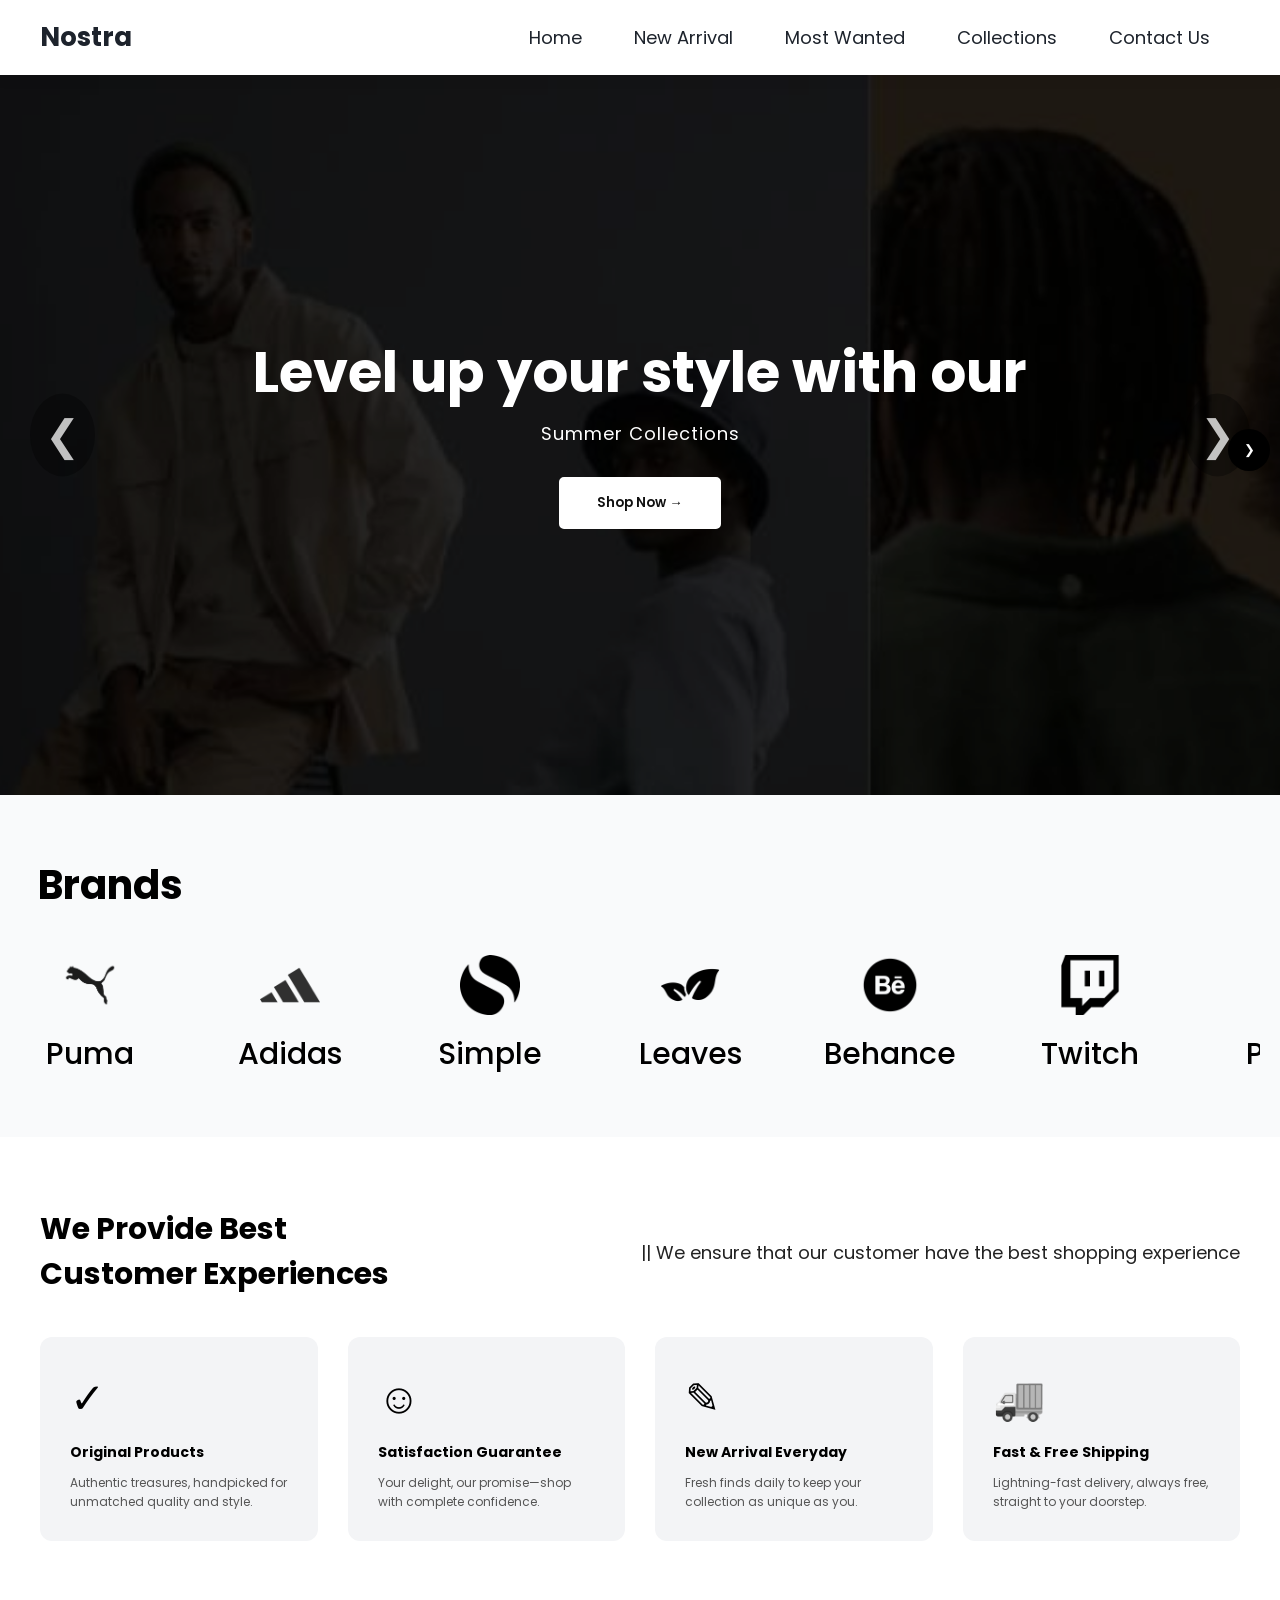
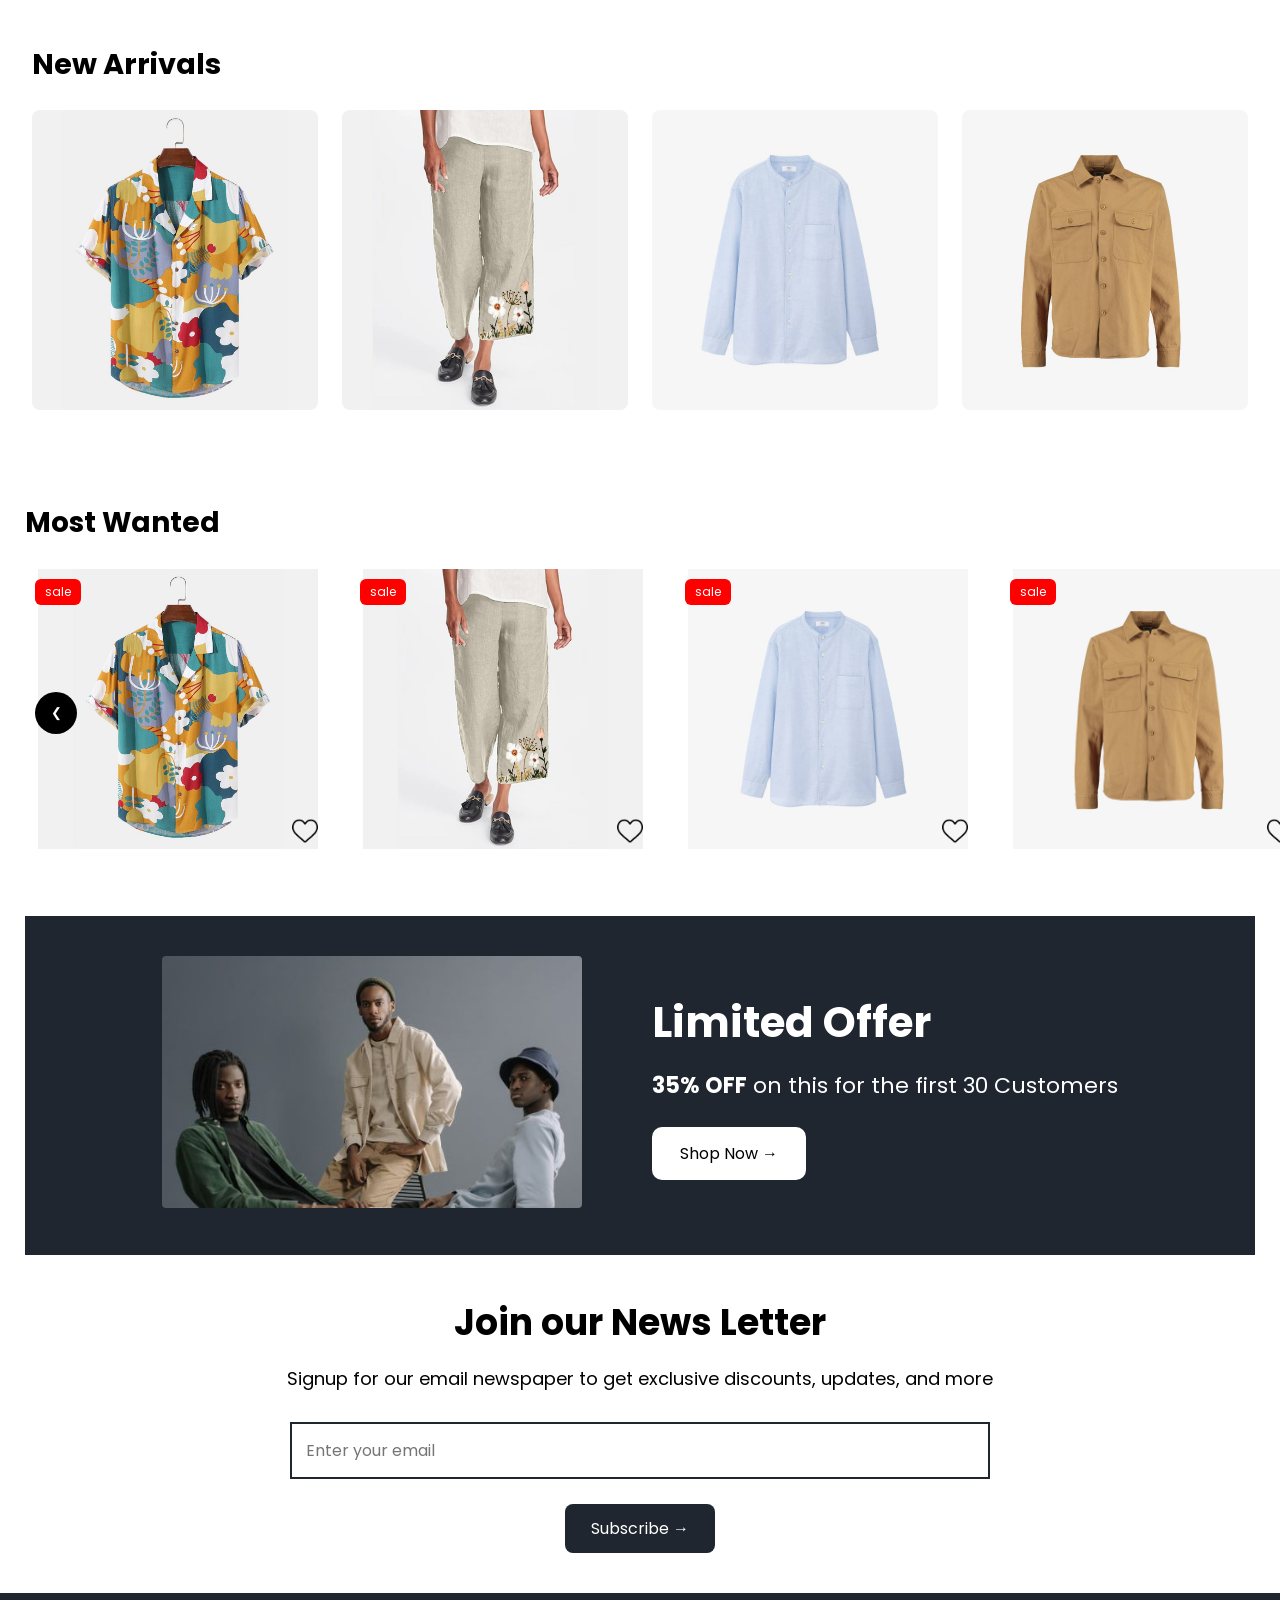
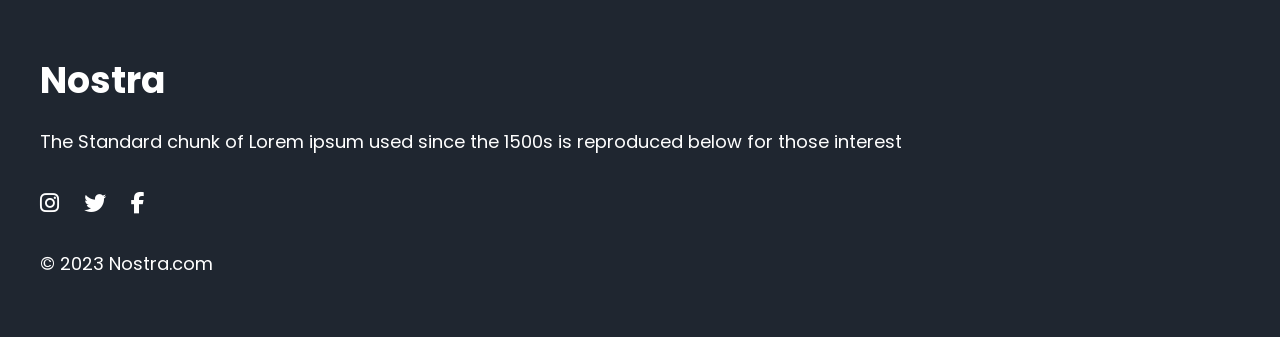
<file: index.html>
<!DOCTYPE html>
<html lang="en">
<head>
    <meta charset="UTF-8">
    <title>Nostra </title>
    <link rel="stylesheet" href="style.css">
    <!-- Google Font: Poppins -->
<link rel="preconnect" href="https://fonts.googleapis.com">
<link rel="preconnect" href="https://fonts.gstatic.com" crossorigin>
<link href="https://fonts.googleapis.com/css2?family=Poppins:wght@300;400;500;600;700&display=swap" rel="stylesheet">
<link rel="stylesheet"
   href="https://cdnjs.cloudflare.com/ajax/libs/font-awesome/6.5.1/css/all.min.css">
</head>
<body>

    <!-- NAVBAR -->
    <nav class="navbar">

        <div class="logo">Nostra</div>

        <!-- MENU -->
        <ul class="nav-links" id="navLinks">
            <li><a href="index.html" class="active">Home</a></li>
<li><a href="#new-arrivals">New Arrival</a></li>
<li><a href="#most-wanted">Most Wanted</a></li>
<li><a href="collections.html">Collections</a></li>
<li><a href="contact-us.html">Contact Us</a></li>


        </ul>

        <!-- HAMBURGER -->
        <div class="menu-icon" id="menuIcon">☰</div>

    </nav>
<section class="hero-slider">

  <!-- MOVING IMAGES -->
  <div class="slides">
    <div class="slide">
      <img src="./images/slider-one.jpg">
      <div class="overlay"></div>
    </div>

    <div class="slide">
      <img src="./images/slider-two.jpg">
      <div class="overlay"></div>
    </div>

    <div class="slide">
      <img src="./images/slider-three.jpg">
      <div class="overlay"></div>
    </div>
  </div>

  <!-- FIXED CENTER CONTENT -->
  <div class="hero-content">
    <h1>Level up your style with our</h1>
    <p>Summer Collections</p>
    <button>Shop Now →</button>
  </div>

  <div class="arrow left" onclick="prevSlide()">❮</div>
  <div class="arrow right" onclick="nextSlide()">❯</div>
</section>
<section class="brands-section">
  <h2>Brands</h2>

  <div class="brands-slider">
    <div class="brands-track">

      <!-- SET 1 -->
      <div class="brand">
        <img src="./images/puma.png"><p>Puma</p>
      </div>
      <div class="brand">
        <img src="./images/adidas.png"><p>Adidas</p>
      </div>
      <div class="brand">
        <img src="./images/simple.png"><p>Simple</p>
      </div>
      <div class="brand">
        <img src="./images/leaves.png"><p>Leaves</p>
      </div>
      <div class="brand">
        <img src="./images/behance.png"><p>Behance</p>
      </div>
      <div class="brand">
        <img src="./images/twitch.png"><p>Twitch</p>
      </div>

      <!-- SET 2 (DUPLICATE – MUST BE SAME ORDER) -->
      <div class="brand">
        <img src="./images/puma.png"><p>Puma</p>
      </div>
      <div class="brand">
        <img src="./images/adidas.png"><p>Adidas</p>
      </div>
      <div class="brand">
        <img src="./images/simple.png"><p>Simple</p>
      </div>
      <div class="brand">
        <img src="./images/leaves.png"><p>Leaves</p>
      </div>
      <div class="brand">
        <img src="./images/behance.png"><p>Behance</p>
      </div>
      <div class="brand">
        <img src="./images/twitch.png"><p>Twitch</p>
      </div>

    </div>
  </div>
</section>
<section class="experience-section">
  <div class="experience-header">
    <h2>We Provide Best<br>Customer Experiences</h2>
    <p>
      || We ensure that our customer have the best shopping experience
    </p>
  </div>

  <div class="experience-cards">

  <div class="experience-card">
    <span class="icon">✓</span>
    <h3>Original Products</h3>
    <p>Authentic treasures, handpicked for unmatched quality and style.</p>
  </div>

  <div class="experience-card">
    <span class="icon">☺</span>
    <h3>Satisfaction Guarantee</h3>
    <p>Your delight, our promise—shop with complete confidence.</p>
  </div>

  <div class="experience-card">
    <span class="icon">✎</span>
    <h3>New Arrival Everyday</h3>
    <p>Fresh finds daily to keep your collection as unique as you.</p>
  </div>

  <div class="experience-card">
    <span class="icon">🚚</span>
    <h3>Fast & Free Shipping</h3>
    <p>Lightning-fast delivery, always free, straight to your doorstep.</p>
  </div>

</div>

</section>
<section class="new-arrivals" id="new-arrivals">

  <h2>New Arrivals</h2>
  <div class="products-container">
    <div class="product-card">
      <img src="./images/f1.jpg" alt="Shirt 1">
      <div class="product-overlay">
        <button>Shop Now →</button>
      </div>
    </div>
    <div class="product-card">
      <img src="./images/f7.jpg" alt="Pants 1">
      <div class="product-overlay">
        <button>Shop Now →</button>
      </div>
    </div>
    <div class="product-card">
      <img src="./images/n1.jpg" alt="Shirt 2">
      <div class="product-overlay">
        <button>Shop Now →</button>
      </div>
    </div>
    <div class="product-card">
      <img src="./images/n7.jpg" alt="Jacket 1">
      <div class="product-overlay">
        <button>Shop Now →</button>
      </div>
    </div>
    <!-- Add more product cards as needed -->
  </div>
</section>

<section class="mw-section" id="most-wanted">
  <h2 class="mw-title">Most Wanted</h2>

  <div class="mw-slider-wrapper">
    <button class="mw-arrow mw-left">&#10094;</button>

    <div class="mw-slider" id="mwSlider">

      <div class="mw-card">
        
        <span class="mw-sale">sale</span>
        <img src="./images/f1.jpg" alt="">
        <img class="mw-fav" src="./images/blackheart.png" alt="like">
      
      </div>

      <div class="mw-card">
        
        <span class="mw-sale">sale</span>
        <img src="./images/f7.jpg" alt="">
        <img class="mw-fav" src="./images/blackheart.png" alt="like">
      </div>

      <div class="mw-card">
       
        <span class="mw-sale">sale</span>
        <img src="./images/n1.jpg" alt="">
        <img class="mw-fav" src="./images/blackheart.png" alt="like">
      </div>

      <div class="mw-card">
        
        <span class="mw-sale">sale</span>
        <img src="./images/n7.jpg" alt="">
        <img class="mw-fav" src="./images/blackheart.png" alt="like">
      </div>

      <div class="mw-card">
        
        <span class="mw-sale">sale</span>
        <img src="./images/n3.jpg" alt="">
        <img class="mw-fav" src="./images/blackheart.png" alt="like">
      </div>

      <div class="mw-card">
        
        <span class="mw-sale">sale</span>
        <img src="./images/n4.jpg" alt="">
        <img class="mw-fav" src="./images/blackheart.png" alt="like">
      </div>

      <div class="mw-card">
       
        <span class="mw-sale">sale</span>
        <img src="./images/n8.jpg" alt="">
        <img class="mw-fav" src="./images/blackheart.png" alt="like">
      </div>
      </div>
    </div>

    <button class="mw-arrow mw-right">&#10095;</button>
  </div>
</section>

<section class="offer-banner">
  <div class="offer-image">
    <img src="images/offer.jpg" alt="Offer Image">
  </div>

  <div class="offer-content">
    <h1>Limited Offer</h1>
    <p><strong>35% OFF</strong> on this for the first 30 Customers</p>
    <button class="shop-btn">Shop Now →</button>
  </div>
</section>
<div class="newsletter-wrapper">
  <section class="newsletter">
    <h1>Join our News Letter</h1>
    <p>Signup for our email newspaper to get exclusive discounts, updates, and more</p>

    <input type="email" placeholder="Enter your email">

    <button class="subscribe-btn">Subscribe →</button>
  </section>
</div>
<footer class="footer">
  <h2 class="footer-logo">Nostra</h2>

  <p class="footer-text">
    The Standard chunk of Lorem ipsum used since the 1500s is reproduced below for those interest
  </p>

  <div class="social-icons">
    <a href="#"><i class="fa-brands fa-instagram"></i></a>
    <a href="#"><i class="fa-brands fa-twitter"></i></a>
    <a href="#"><i class="fa-brands fa-facebook-f"></i></a>
  </div>

  <p class="copyright">
    © 2023 Nostra.com
  </p>
</footer>

<script src="script.js"></script>
</body>
</html>
</file>
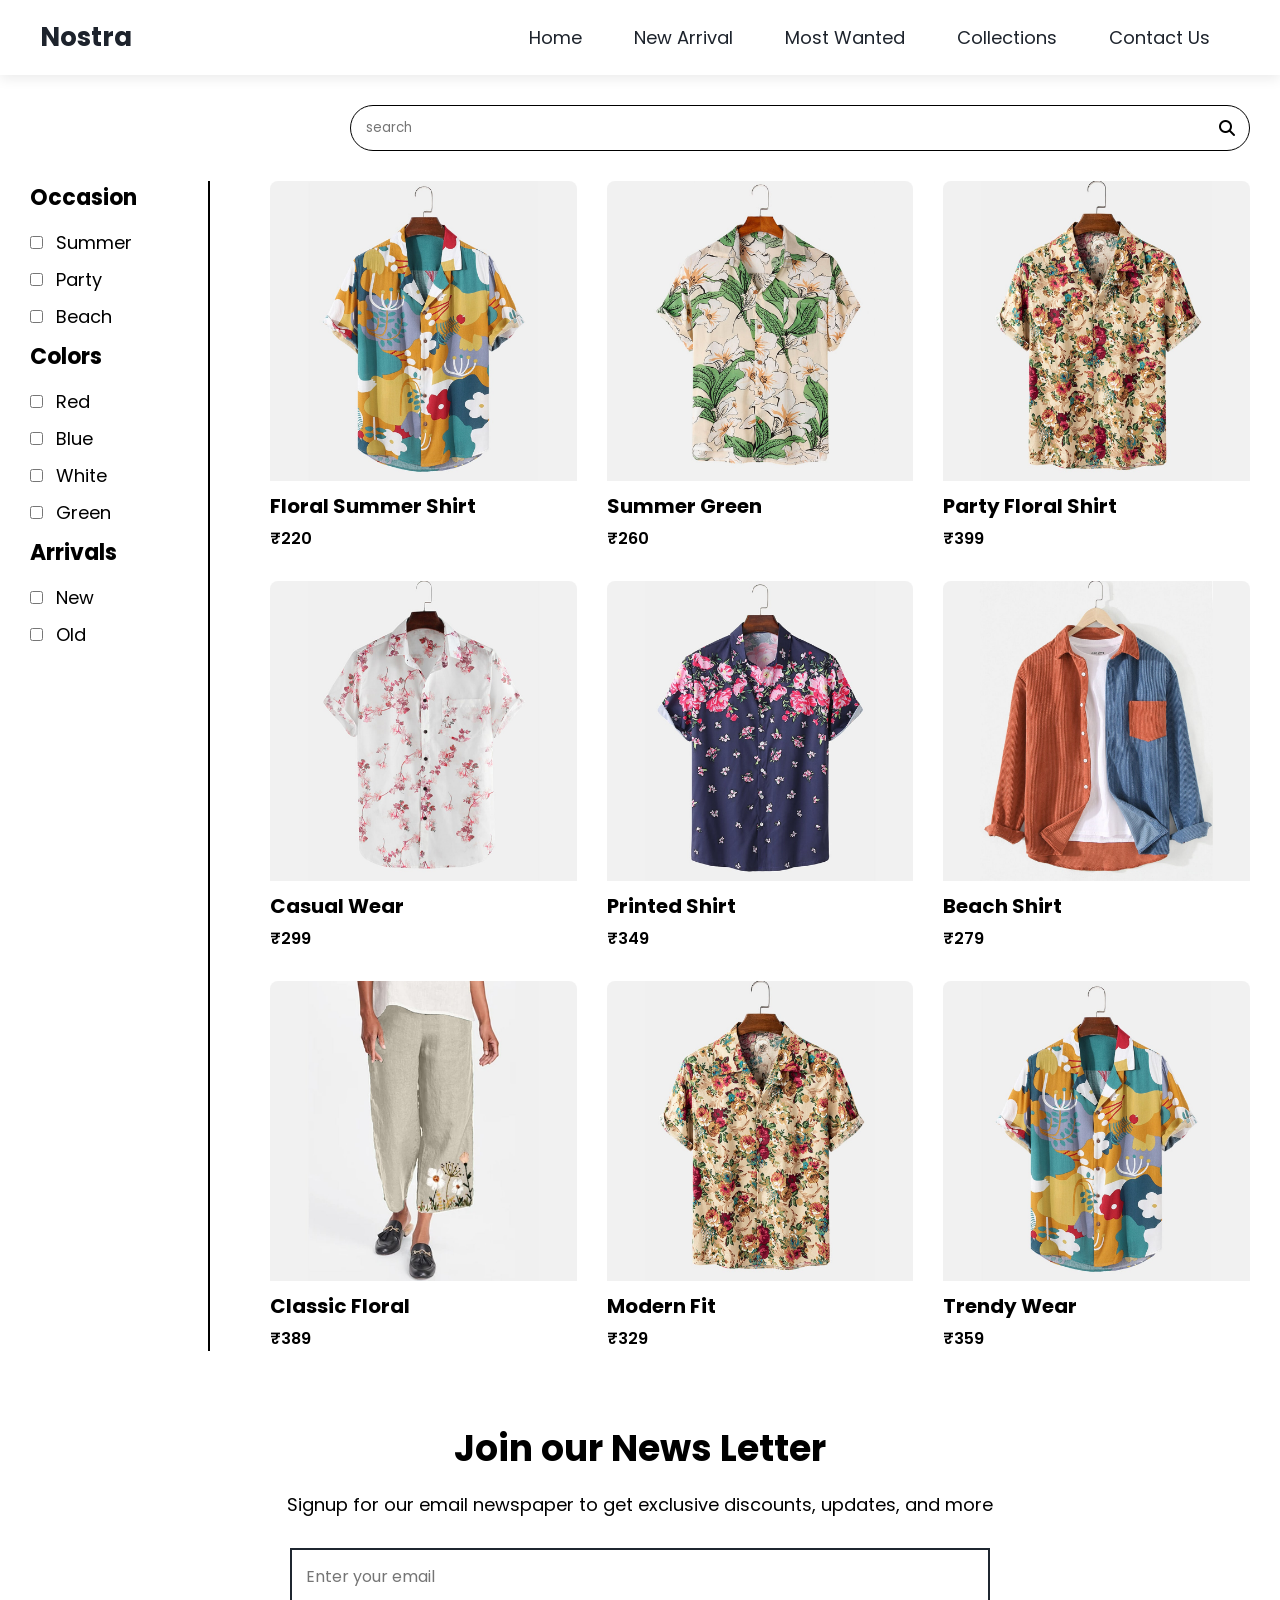
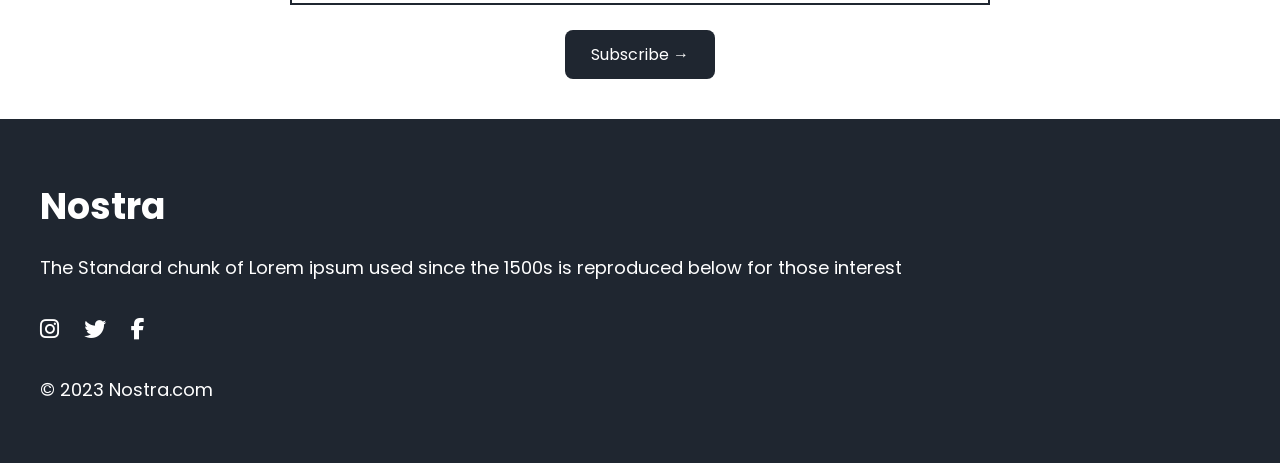
<file: collections.html>
<!DOCTYPE html>
<html lang="en">
<head>
<meta charset="UTF-8" />
<meta name="viewport" content="width=device-width, initial-scale=1.0" />
<title>Nostra | Collections</title>

  <!-- SAME CSS -->
  <link rel="stylesheet" href="style.css">

  <!-- Google Font -->
  <link rel="preconnect" href="https://fonts.googleapis.com">
  <link rel="preconnect" href="https://fonts.gstatic.com" crossorigin>
  <link href="https://fonts.googleapis.com/css2?family=Poppins:wght@300;400;500;600;700&display=swap" rel="stylesheet">

  <!-- Font Awesome -->
  <link rel="stylesheet"
   href="https://cdnjs.cloudflare.com/ajax/libs/font-awesome/6.5.1/css/all.min.css">
</head>
<body>

<!-- ✅ SAME NAVBAR (COPY FROM HOME, NO CHANGE) -->
<nav class="navbar">
  <div class="logo">Nostra</div>
 <ul class="nav-links" id="navLinks">
   <li><a href="index.html">Home</a></li>
<li><a href="index.html#new-arrivals">New Arrival</a></li>
<li><a href="index.html#most-wanted">Most Wanted</a></li>
<li><a href="collections.html" class="active">Collections</a></li>
<li><a href="contact-us.html">Contact Us</a></li>

  </ul>

 <div class="menu-icon" id="menuIcon">☰</div>
</nav>

<section class="collections-page">

  <!-- SEARCH BAR -->
  <div class="collections-search">
    <input type="text" placeholder="search">
    <i class="fa-solid fa-magnifying-glass"></i>
  </div>

  <div class="collections-layout">

    <!-- LEFT SIDEBAR -->
    <aside class="collections-filter">
      <h3>Occasion</h3>
      <label><input type="checkbox"> Summer</label>
      <label><input type="checkbox"> Party</label>
      <label><input type="checkbox"> Beach</label>

      <h3>Colors</h3>
      <label><input type="checkbox"> Red</label>
      <label><input type="checkbox"> Blue</label>
      <label><input type="checkbox"> White</label>
      <label><input type="checkbox"> Green</label>

      <h3>Arrivals</h3>
       <label><input type="checkbox"> New</label>
      <label><input type="checkbox"> Old</label>
    </aside>

    <!-- PRODUCTS -->
    <div class="collections-grid">

      <div class="product-card">
        <img src="./images/f1.jpg">
        <h3>Floral Summer Shirt</h3>
        <p>₹220</p>
      </div>

      <div class="product-card">
        <img src="./images/f2.jpg">
        <h3>Summer Green</h3>
        <p>₹260</p>
      </div>

      <div class="product-card">
        <img src="./images/f3.jpg">
        <h3>Party Floral Shirt</h3>
        <p>₹399</p>
      </div>

      <div class="product-card">
        <img src="./images/f4.jpg">
        <h3>Casual Wear</h3>
        <p>₹299</p>
      </div>

      <div class="product-card">
        <img src="./images/f5.jpg">
        <h3>Printed Shirt</h3>
        <p>₹349</p>
      </div>

      <div class="product-card">
        <img src="./images/f6.jpg">
        <h3>Beach Shirt</h3>
        <p>₹279</p>
      </div>

      <div class="product-card">
        <img src="./images/f7.jpg">
        <h3>Classic Floral</h3>
        <p>₹389</p>
      </div>

      <div class="product-card">
        <img src="./images/f3.jpg">
        <h3>Modern Fit</h3>
        <p>₹329</p>
      </div>

      <div class="product-card">
        <img src="./images/f1.jpg">
        <h3>Trendy Wear</h3>
        <p>₹359</p>
      </div>

      
    </div>
  </div>
</section>
<div class="newsletter-wrapper">
  <section class="newsletter">
    <h1>Join our News Letter</h1>
    <p>Signup for our email newspaper to get exclusive discounts, updates, and more</p>

    <input type="email" placeholder="Enter your email">

    <button class="subscribe-btn">Subscribe →</button>
  </section>
</div>


<footer class="footer">
  <h2 class="footer-logo">Nostra</h2>

  <p class="footer-text">
    The Standard chunk of Lorem ipsum used since the 1500s is reproduced below for those interest
  </p>

  <div class="social-icons">
    <a href="#"><i class="fa-brands fa-instagram"></i></a>
    <a href="#"><i class="fa-brands fa-twitter"></i></a>
    <a href="#"><i class="fa-brands fa-facebook-f"></i></a>
  </div>

  <p class="copyright">
    © 2023 Nostra.com
  </p>
</footer>
<script src="script.js"></script>
</body>
</html>
</file>
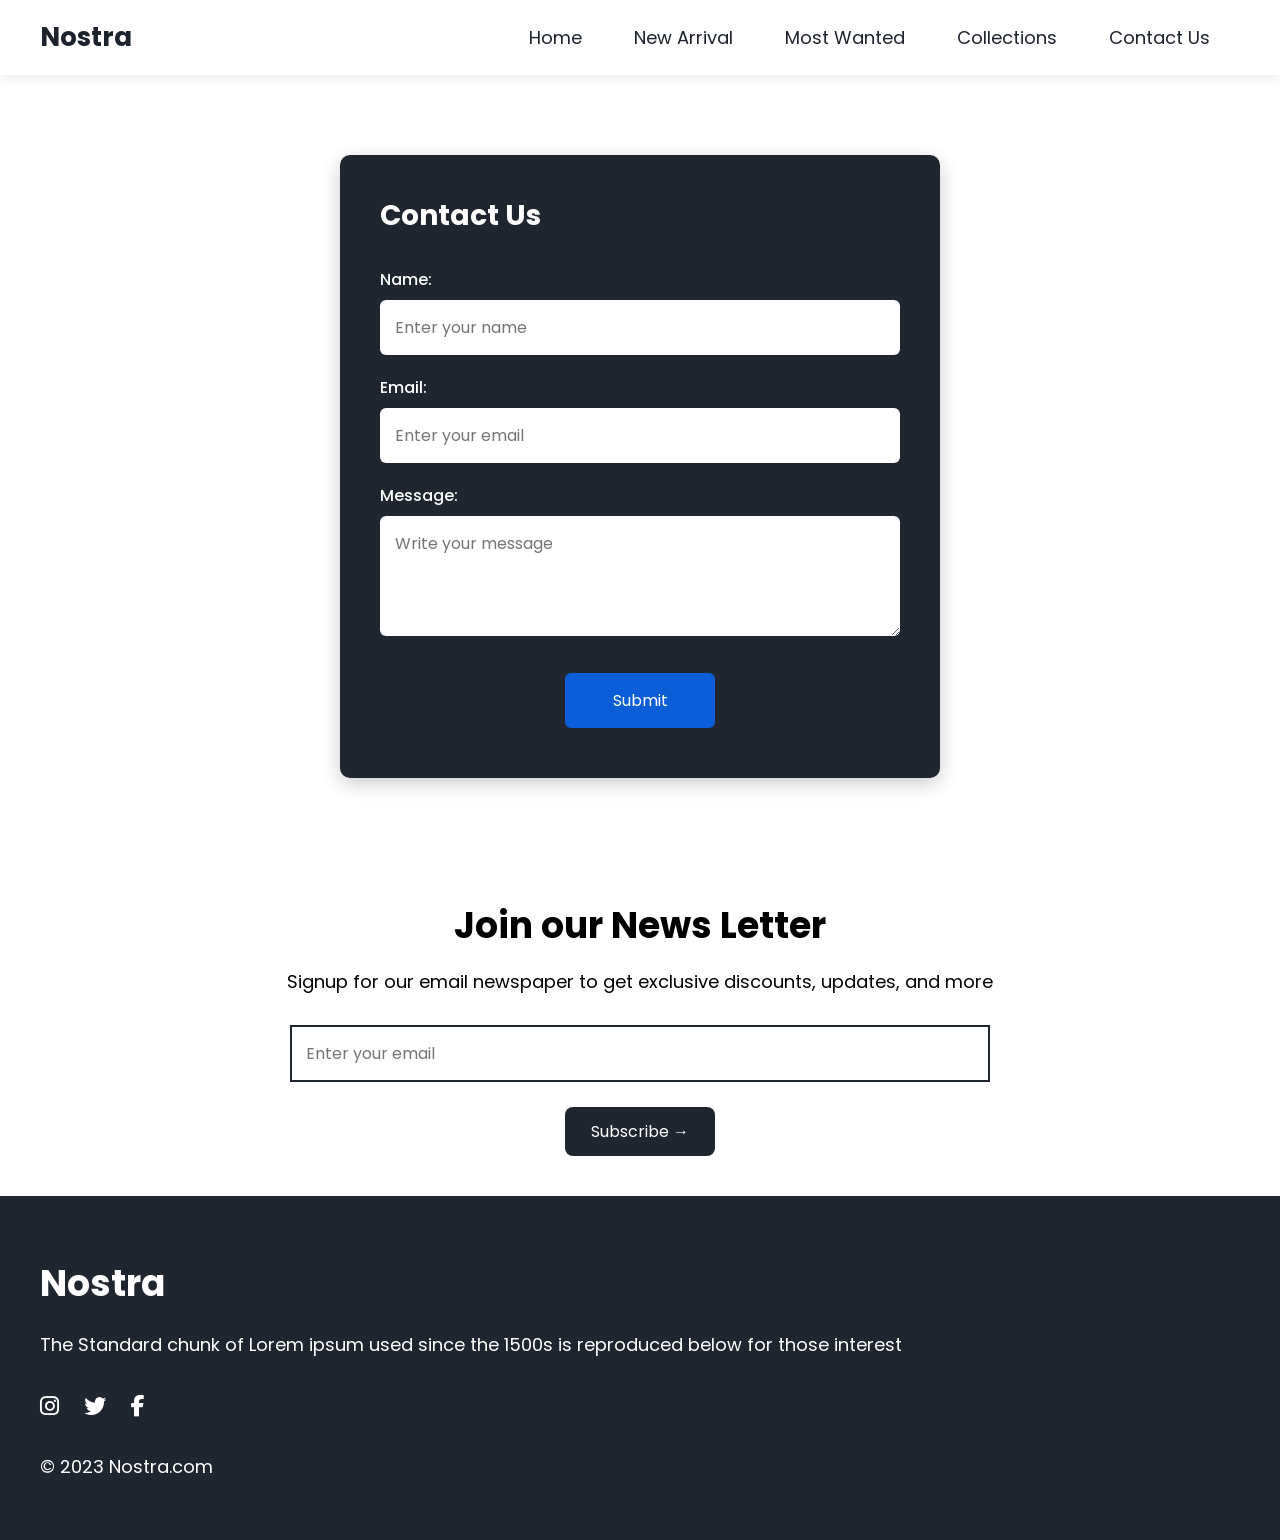
<file: contact-us.html>
<!DOCTYPE html>
<html lang="en">
<head>
  <meta charset="UTF-8">
  <title>Nostra | Contact Us</title>

  <!-- SAME CSS -->
  <link rel="stylesheet" href="style.css">

  <!-- Google Font -->
  <link rel="preconnect" href="https://fonts.googleapis.com">
  <link rel="preconnect" href="https://fonts.gstatic.com" crossorigin>
  <link href="https://fonts.googleapis.com/css2?family=Poppins:wght@300;400;500;600;700&display=swap" rel="stylesheet">

  <!-- Font Awesome -->
  <link rel="stylesheet"
   href="https://cdnjs.cloudflare.com/ajax/libs/font-awesome/6.5.1/css/all.min.css">
</head>

<body>

<!-- ✅ SAME NAVBAR (COPY FROM HOME, NO CHANGE) -->
<nav class="navbar">
  <div class="logo">Nostra</div>

   <ul class="nav-links" id="navLinks">
   <li><a href="index.html">Home</a></li>
<li><a href="index.html#new-arrivals">New Arrival</a></li>
<li><a href="index.html#most-wanted">Most Wanted</a></li>
<li><a href="collections.html">Collections</a></li>
<li><a href="contact-us.html" class="active">Contact Us</a></li>


  </ul>

  <div class="menu-icon" id="menuIcon">☰</div>
</nav>
<!-- Contact Form -->
<div class="contact-container">
  <h2>Contact Us</h2>
  <form action="#" method="POST">
    <label for="name">Name:</label>
    <input type="text" id="name" name="name" placeholder="Enter your name" required>

    <label for="email">Email:</label>
    <input type="email" id="email" name="email" placeholder="Enter your email" required>

    <label for="message">Message:</label>
    <textarea id="message" name="message" placeholder="Write your message" required></textarea>

    <button type="submit">Submit</button>
  </form>
</div>


<div class="newsletter-wrapper">
  <section class="newsletter">
    <h1>Join our News Letter</h1>
    <p>Signup for our email newspaper to get exclusive discounts, updates, and more</p>

    <input type="email" placeholder="Enter your email">

    <button class="subscribe-btn">Subscribe →</button>
  </section>
</div>


<footer class="footer">
  <h2 class="footer-logo">Nostra</h2>

  <p class="footer-text">
    The Standard chunk of Lorem ipsum used since the 1500s is reproduced below for those interest
  </p>

  <div class="social-icons">
    <a href="#"><i class="fa-brands fa-instagram"></i></a>
    <a href="#"><i class="fa-brands fa-twitter"></i></a>
    <a href="#"><i class="fa-brands fa-facebook-f"></i></a>
  </div>

  <p class="copyright">
    © 2023 Nostra.com
  </p>
</footer>


<script src="script.js"></script>
</body>
</html>
</file>
<file: style.css>
* {
    margin: 0;
    padding: 0;
    box-sizing: border-box;
    font-family: 'Poppins', sans-serif;
}
html {
  scroll-behavior: smooth;
}
#new-arrivals {
  scroll-margin-top: 100px; 
}
#most-wanted {
  scroll-margin-top: 100px; 
}


/* NAVBAR */
.navbar {
    position: sticky;
    top: 0;
    z-index: 1000;
    background: white;
    display: flex;
    justify-content: space-between;
    align-items: center;
    padding: 18px 40px;
    box-shadow: 0 4px 12px rgba(0,0,0,0.08);
}

/* LOGO */
.logo {
    font-size: 2.5em;
    font-weight: bold;
    color: #1D232C;
}

/* DESKTOP MENU (VISIBLE) */
.nav-links {
    list-style: none;
    display: flex;
    gap: 30px;
    flex-wrap: nowrap;
    margin-left: auto;
}

.nav-links a {
    text-decoration: none;
    color: #1D232C;
    font-size: 24px;
     position: relative;
    transition: color 0.3s;
}
.nav-links li {
    margin-right: 30px;
}

.nav-links a:hover,
.nav-links a:focus 
{
    text-decoration: underline;
    
}

/* HAMBURGER HIDDEN IN DESKTOP */
.menu-icon {
    display: none;
    font-size: 30px;
    cursor: pointer;
}
@media (max-width: 1024px) {

    /* Show hamburger */
    .menu-icon {
        display: block;
    }

    /* Mobile menu */
    .nav-links {
        position: fixed;
        top: 0;
        left: -100%;
        height: 100vh;
        width: 260px;
        background-color: #0f172a; /* blue theme */
        flex-direction: column;
        padding-top: 80px;
        gap: 25px;
        transition: 0.3s ease;
    }

    .nav-links li {
        padding-left: 25px;
    }

    .nav-links a {
        color: white;
        font-size: 22px;
    }

    .nav-links a:hover {
        color: #93c5fd;
    }

    /* Active menu */
    .nav-links.active {
        left: 0;
    }
}
@media (max-width: 1440px) {

    .nav-links {
        gap: 22px;          
    }

    .nav-links a {
        font-size: 18px;    
    }

    .logo {
        font-size: 26px;
    }
}


.hero-slider {
  position: relative;
  width: 100%;
  height: 80vh;
  overflow: hidden;
  background: #111;
}

/* MOVING SLIDES */
.slides {
  display: flex;
  height: 100%;
  transition: transform 1.1s ease-in-out;
}

.slide {
  min-width: 100%;
  height: 100%;
  position: relative;
}

.slide img {
  width: 100%;
  height: 100%;
  object-fit: cover;
  display: block;
}

.overlay {
  position: absolute;
  inset: 0;
  background: rgba(0,0,0,0.45);
}

/* FIXED CENTER TEXT */
.hero-content {
  position: absolute;
  inset: 0;
  z-index: 3;

  display: flex;
  flex-direction: column;
  justify-content: center;
  align-items: center;

  text-align: center;
  color: white;
  padding: 0 20px;
  pointer-events: none; /* prevents flicker */
}

.hero-content h1 {
  font-size: 56px;
  line-height: 1.15;
  margin-bottom: 15px;
}

.hero-content p {
  font-size: 18px;
  letter-spacing: 1px;
  margin-bottom: 30px;
}

.hero-content button {
  pointer-events: auto;
  padding: 14px 36px;
  background: #fff;
  border: 2px solid #fff;
  font-weight: 600;
  cursor: pointer;
  color: #111;
  position: relative;
  overflow: hidden;
  border-radius: 5px;
}

/* HOVER EFFECT */
.hero-content button:hover {
  background: transparent;
  color: #fff;
  transform: translateY(-2px);
  box-shadow: 0 10px 25px rgba(255,255,255,0.25);
}

/* ACTIVE CLICK EFFECT */
.hero-content button:active {
  transform: translateY(0);
  
}


/* ARROWS */
.arrow {
  position: absolute;
  top: 50%;
  transform: translateY(-50%);
  font-size: 42px;
  color: rgba(255,255,255,0.75);
  background: rgba(0,0,0,0.35);
  padding: 10px 15px;
  border-radius: 50%;
  cursor: pointer;
  z-index: 5;
}

.left { left: 30px; }
.right { right: 30px; }

/* RESPONSIVE */
@media (max-width: 1024px) {
  .hero-content h1 { font-size: 42px; }
}

@media (max-width: 768px) {
  .hero-slider { height: 60vh; }
  .hero-content h1 { font-size: 30px; }
}
.brands-section {
  padding: 60px 20px;
  background: #f9fafb;
  overflow: hidden;
}

.brands-section h2 {
  text-align: left;
  font-size: 40px;
  margin-bottom: 40px ;
  margin-left: 18px;
}

/* VIEWPORT */
.brands-slider {
  width: 100%;
  overflow: hidden;
}

/* TRACK */
.brands-track {
  display: flex;
  width: max-content;
  gap: 60px;
  animation: brandScroll 18s linear infinite;
}

/* PAUSE ON HOVER */
.brands-slider:hover .brands-track {
  animation-play-state: paused;
}

/* BRAND */
.brand {
  min-width: 140px;
  text-align: center;
  transition: transform 0.3s ease;
}

.brand img {
  width: 60px;
  height: 60px;
  object-fit: contain;
  filter: grayscale(100%);
  transition: 0.4s ease;
}

.brand p {
  margin-top: 10px;
  font-size: 30px;
  font-weight: 500;
}

/* HOVER EFFECT */
.brand:hover img {
  filter: grayscale(0%);
  transform: scale(1.15);
}

.brand:hover {
  transform: translateY(-6px);
}

/* KEYFRAMES – EXACTLY 50% */
@keyframes brandScroll {
  from {
    transform: translateX(0);
  }
  to {
    transform: translateX(-50%);
  }
}
/* EXPERIENCE SECTION */
.experience-section {
  padding: 70px 40px;
  background: #fff;
}

.experience-header {
  display: flex;
  justify-content: space-between;
  align-items: center;
  margin-bottom: 40px;
  gap: 30px;
  flex-wrap: nowrap;
}

.experience-header h2 {
   font-size: 30px;
  font-weight: 700;
  white-space: nowrap; 
}

.experience-header p {
   font-size:18px;            
  color: #222;
  white-space: nowrap; 
}

/* CARDS */
.experience-cards {
  display: grid;
  grid-template-columns: repeat(4, 1fr);
  gap: 30px;
}

.experience-card {
  background: #f3f4f6;
  padding: 30px;
  border-radius: 12px;
  transition: 0.3s ease;
}

.experience-card:hover {
  transform: translateY(-8px);
  box-shadow: 0 15px 35px rgba(0,0,0,0.08);
}

/* ICON */
.experience-card .icon {
  font-size: 42px;
  color: #000;  
  display: inline-block;
  margin-bottom: 12px;
  filter: grayscale(100%);
}

/* TEXT */
.experience-card h3 {
  font-size: 14px;
  margin-bottom: 10px;
}

.experience-card p {
  font-size: 12px;
  color: #555;
  line-height: 1.6;

  display: -webkit-box;
  -webkit-line-clamp: 2;   /* 🔴 only two lines */
  -webkit-box-orient: vertical;
  overflow: hidden;
}
.experience-card:hover p {
  -webkit-line-clamp: unset;
}

/* RESPONSIVE */
@media (max-width: 1024px) {
  .experience-cards {
    grid-template-columns: repeat(2, 1fr);
  }

  .experience-header {
    flex-direction: column;
    align-items: flex-start;
  }
}
@media (max-width: 900px) {
  .experience-header {
    flex-wrap: wrap;
  }

  .experience-header h2,
  .experience-header p {
    white-space: normal;
  }
}


@media (max-width: 600px) {
  .experience-cards {
    grid-template-columns: 1fr;
  }
}
/* New Arrivals Section */
.new-arrivals {
  padding: 2rem;
}

.new-arrivals h2 {
  font-size: 1.8rem;
  margin-bottom: 1.5rem;
}

.products-container {
  display: grid;
  grid-template-columns: repeat(4, 1fr);
  gap: 1.5rem;
}

.product-card {
  position: relative;
  overflow: hidden;
  border-radius: 8px;
}

.product-card img {
  width: 100%;
  display: block;
  transition: transform 0.3s ease;
  
  height: 320px;
  object-fit: cover;
}

.product-card:hover img {
  transform: scale(1.05);
}

.product-overlay {
  position: absolute;
  top: 0;
  left: 0;
  width: 100%;
  height: 100%;
  background-color: rgba(0,0,0,0.5);
  opacity: 0;
  display: flex;
  justify-content: center;
  align-items: center;
  transition: opacity 0.3s ease;
}

.product-card:hover .product-overlay {
  opacity: 1;
}

.product-overlay button {
  background: #fff;
  border: none;
  padding: 0.6rem 1.2rem;
  font-size: 1rem;
  border-radius: 5px;
  cursor: pointer;
}
@media (max-width: 1024px) {
  .products-container {
    grid-template-columns: repeat(2, 1fr);
  }
}
@media (max-width: 576px) {
  .products-container {
    grid-template-columns: repeat(1, 1fr);
  }
}
/* ===== MOST WANTED SECTION ===== */
/* ===== MOST WANTED SECTION ===== */
.mw-section {
  padding: 60px 0;
}

.mw-title {
  font-size: 28px;
  font-weight: 700;
  margin-bottom: 25px;
  margin-left: 25px;
}

/* Wrapper */
.mw-slider-wrapper {
  width: 100%;
  position: relative;
  overflow: hidden;
  margin-left: 25px;
}

/* Slider */
.mw-slider {
  display: flex;
  gap: 20px;
  overflow-x: auto;
  scroll-behavior: smooth;
  scrollbar-width: none;
}
.mw-slider::-webkit-scrollbar {
  display: none;
}

/* Card */
.mw-card {
  min-width: calc((100% - 60px) / 4); /* Desktop = 4 cards */
  position: relative;
  border-radius: 10px;
}

.mw-card img:not(.mw-fav) {
  width: 100%;
  height: 280px;
  object-fit: contain;
  
}

/* Sale badge */
.mw-sale {
  position: absolute;
  top: 10px;
  left: 10px;
  background: red;
  color: #fff;
  padding: 4px 10px;
  font-size: 12px;
  border-radius: 6px;
  
}

/* Heart */
.mw-fav {
  position: absolute;
  bottom: 12px;
  right: 12px;
  width: 26px;
  height: 26px;
  cursor: pointer;
}

/* Arrows */
.mw-arrow {
  position: absolute;
  top: 50%;
  transform: translateY(-50%);
  background: #000;
  color: #fff;
  border: none;
  width: 42px;
  height: 42px;
  border-radius: 50%;
  cursor: pointer;
  z-index: 5;
}

.mw-left { left: 10px; }
.mw-right { right: 10px; }

/* ===== RESPONSIVE ===== */

/* Tablet (2 cards) */
@media (max-width: 992px) {
  .mw-card {
    min-width: calc((100% - 20px) / 2);
  }
}

/* Mobile (1 card) */
@media (max-width: 576px) {
  .mw-title {
    margin-left: 15px;
    font-size: 22px;
  }

  .mw-card {
    min-width: 100%;
  }

  .mw-arrow {
    width: 36px;
    height: 36px;
  }
}

/* Banner */
.offer-banner {
  display: flex;
  align-items: center;
  justify-content: center;
  background: #1f2630;
  padding: 40px;
  gap: 70px;
  margin: 0 25px;
}

/* Image */
.offer-image img {
  width: 420px;
  max-width: 100%;
  height: auto;
  border-radius: 4px;
  object-fit: cover;
}

/* Content */
.offer-content {
  color: #fff;
  max-width: 500px;
}

.offer-content h1 {
  font-size: 42px;
  margin-bottom: 15px;
}

.offer-content p {
  font-size: 22px;
  margin-bottom: 25px;
}

/* Button */
.shop-btn {
  padding: 14px 28px;
  font-size: 16px;
  background: #fff;
  color: #000;
  border: none;
  border-radius: 10px;
  cursor: pointer;
  transition: 0.3s;
}

.shop-btn:hover {
  background: #eaeaea;
}
@media (max-width: 992px) {
  .offer-banner {
    gap: 40px;
    padding: 30px;
  }

  .offer-image img {
    width: 350px;
  }

  .offer-content h1 {
    font-size: 34px;
  }

  .offer-content p {
    font-size: 18px;
  }
}
@media (max-width: 600px) {
  .offer-banner {
    flex-direction: column;
    text-align: center;
    padding: 25px 15px;
    margin: 0 10px;
  }

  .offer-image img {
    width: 100%;
    max-width: 320px;
  }

  .offer-content {
    max-width: 100%;
  }

  .offer-content h1 {
    font-size: 28px;
  }

  .offer-content p {
    font-size: 16px;
  }

  .shop-btn {
    width: 100%;
    max-width: 200px;
  }
}

/* OUTER WRAPPER */
.newsletter-wrapper {
  display: flex;
  justify-content: center;          
  align-items: center;               
}

/* INNER CONTENT */
.newsletter {
  width: 100%;
  max-width: 900px;
  text-align: center;
  padding: 40px 20px;
}

/* TEXT */
.newsletter h1 {
  font-size: 36px;
  margin-bottom: 15px;
}

.newsletter p {
  font-size: 18px;
  margin-bottom: 30px;
}

/* INPUT */
.newsletter input {
  width: 100%;
  max-width: 700px;
  padding: 14px;
  font-size: 16px;
  border: 2px solid #1f2630;
  margin: 0 auto 25px auto;   /* center input */
  display: block;
}

/* BUTTON */
.subscribe-btn {
  padding: 12px 26px;
  font-size: 16px;
  background: #1f2630;
  color: #fff;
  border: none;
  border-radius: 8px;
  cursor: pointer;
}
.footer {
  background: #1f2630;
  color: #fff;
  padding: 60px 40px;
}

/* Logo */
.footer-logo {
  font-size: 36px;
  font-weight: 700;
  margin-bottom: 20px;
}

/* Description */
.footer-text {
  font-size: 18px;
  line-height: 1.6;
  margin-bottom: 30px;
}

/* Social Icons */
.social-icons {
  display: flex;
  gap: 25px;
  margin-bottom: 30px;
}

.social-icons a {
  color: #fff;
  font-size: 22px;
  transition: 0.3s;
}

.social-icons a:hover {
  color: #d1d5db;
}

/* Copyright */
.copyright {
  font-size: 18px;
}
@media (max-width: 768px) {
  .footer {
    padding: 40px 25px;
  }

  .footer-logo {
    font-size: 30px;
  }

  .footer-text {
    font-size: 16px;
  }
}

.collections-page {
  padding:  30px
}


.collections-search {
  position: relative;
  max-width: 900px;
  margin-left: auto;
  margin-bottom: 30px;
}

.collections-search input {
  width: 100%;
  padding: 12px 45px 12px 15px;
  border-radius: 25px;
  border: 1px solid #000;
  outline: none;
}

.collections-search i {
  position: absolute;
  right: 15px;
  top: 50%;
  transform: translateY(-50%);
  cursor: pointer;
}


.collections-layout {
  display: grid;
  grid-template-columns: 180px 1fr;
  gap: 40px;
}

.collections-filter {
  flex: 0 0 200px;
  padding-right: 20px;
  border-right: 2px solid black; 
}
.collections-filter h3 {
  font-size: 22px;
  margin-bottom: 15px;
}
.collections-filter label {
  display: block;
  font-size: 18px;
  margin-bottom: 10px;
  cursor: pointer;
}
.collections-filter input {
  margin-right: 8px;
}
.collections-grid {
  display: grid;
  flex: 1;
  grid-template-columns: repeat(3, 1fr);
  gap: 30px;
  padding-left: 20px;
}
.product-card img {
  width: 100%;
  height: 300px;
  object-fit: cover;
}

.product-card h3 {
  font-size: 20px;
  margin: 10px 0 5px;
}

.product-card p {
  font-weight: 600;
}

/* RESPONSIVE */
@media (max-width: 1024px) {
  .collections-layout {
    grid-template-columns: 200px 1fr;
  }

  .collections-grid {
    grid-template-columns: repeat(2, 1fr);
  }
}

@media (max-width: 768px) {
  .collections-layout {
    grid-template-columns: 1fr;
  }

  .collections-filter {
    display: none;
  }

  .collections-search {
    margin: 0 0 20px;
  }
}

@media (max-width: 480px) {
  .collections-grid {
    grid-template-columns: 1fr;
  }
}
/* Contact Form Container */
    .contact-container {
      max-width: 600px;
      margin: 80px auto;
      padding: 40px;
      background: #1f2630; /* dark panel */
      border-radius: 10px;
      box-shadow: 0 6px 20px rgba(0,0,0,0.2);
    }

    .contact-container h2 {
      color: #fff;
      font-size: 28px;
      margin-bottom: 30px;
    }

    .contact-container label {
      color: #fff;
      font-size: 16px;
      display: block;
      margin-bottom: 8px;
      font-weight: 500;
    }

    .contact-container input,
    .contact-container textarea {
      width: 100%;
      padding: 15px;
      margin-bottom: 20px;
      border: none;
      border-radius: 6px;
      font-size: 16px;
      outline: none;
    }

    .contact-container input {
      background: #fff;
      color: #1f2630;
    }

    .contact-container textarea {
      background: #fff;
      color: #1f2630;
      resize: vertical;
      min-height: 120px;
    }

    .contact-container button {
  background: #0b5ed7;
  color: #fff;
  border: none;
  padding: 15px;
  width: 150px;
  border-radius: 6px;
  font-size: 16px;
  cursor: pointer;
  transition: 0.3s;
  display: block;
  margin: 10px auto;
}
.contact-container button:hover {
      background: #084298;
    }
    

    /* Responsive */
    @media (max-width: 650px) {
      .contact-container {
        margin: 50px 20px;
        padding: 30px;
      }
    }
</file>
